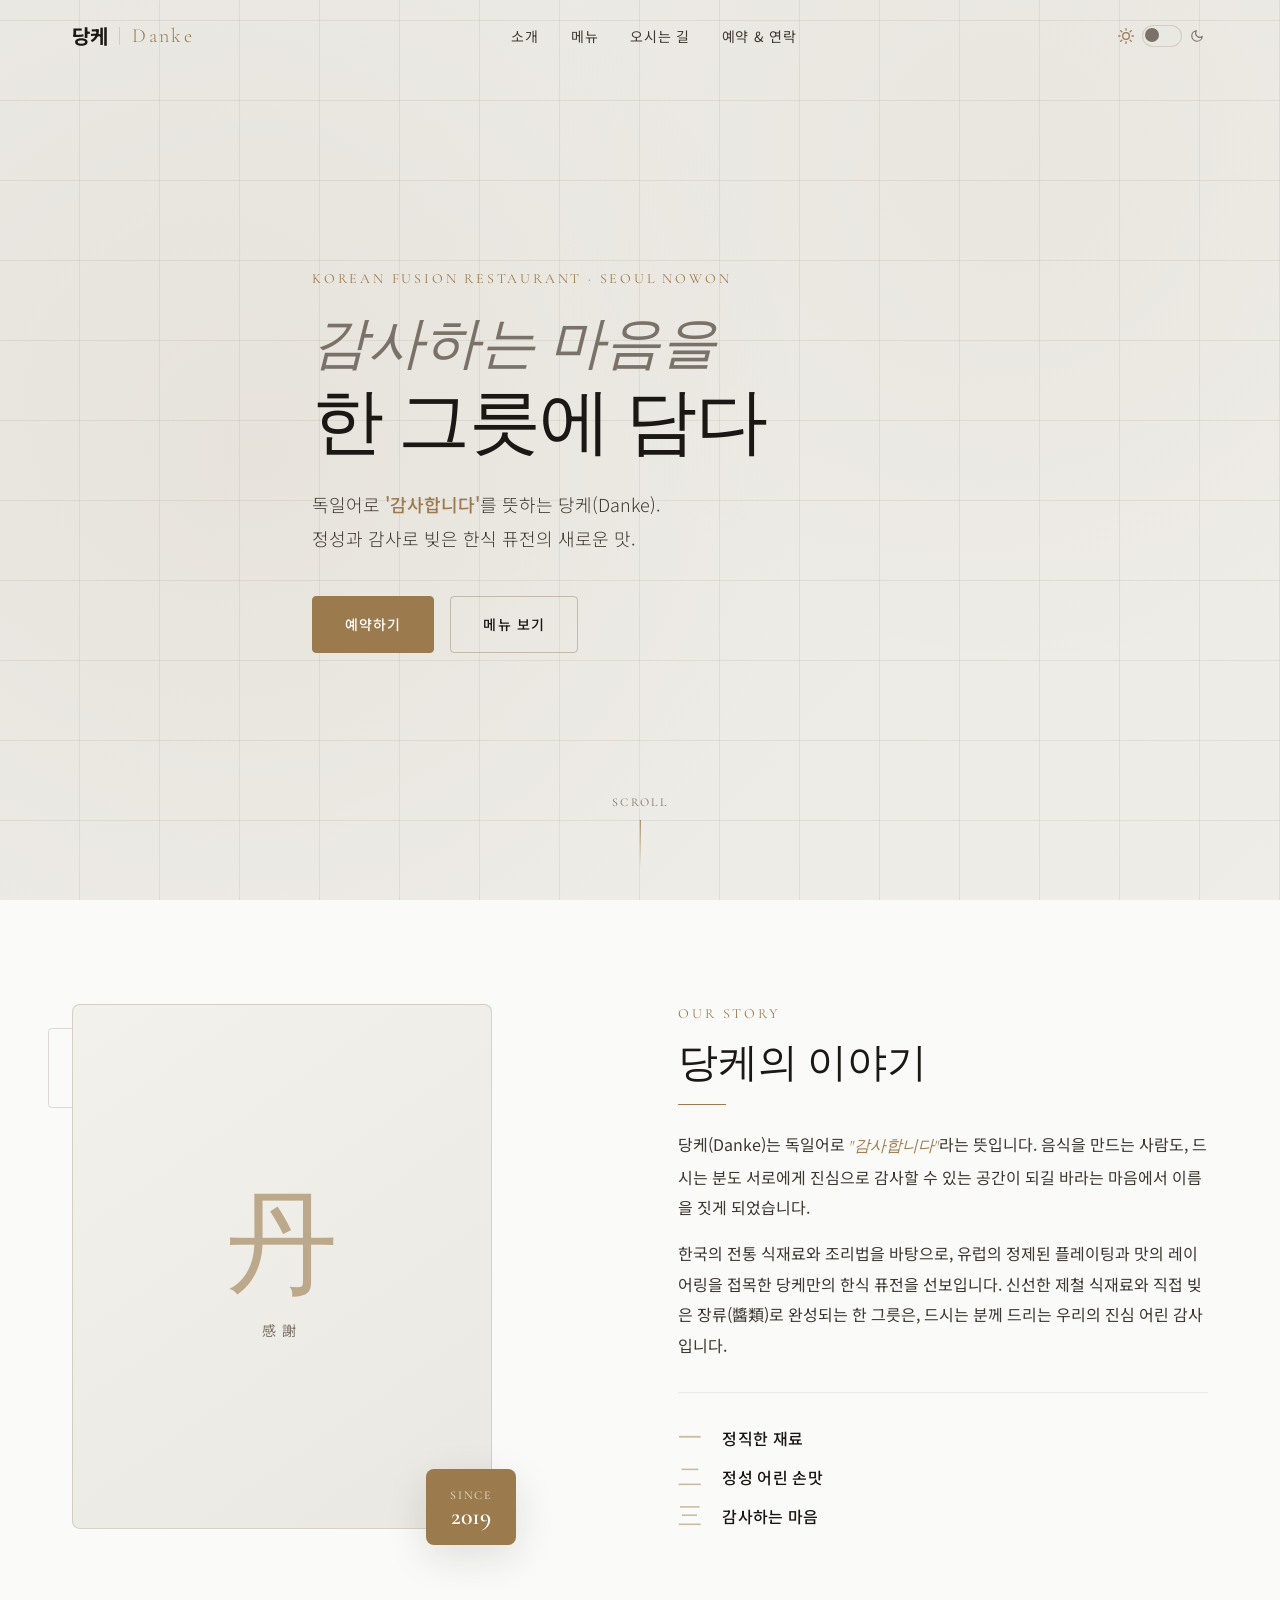
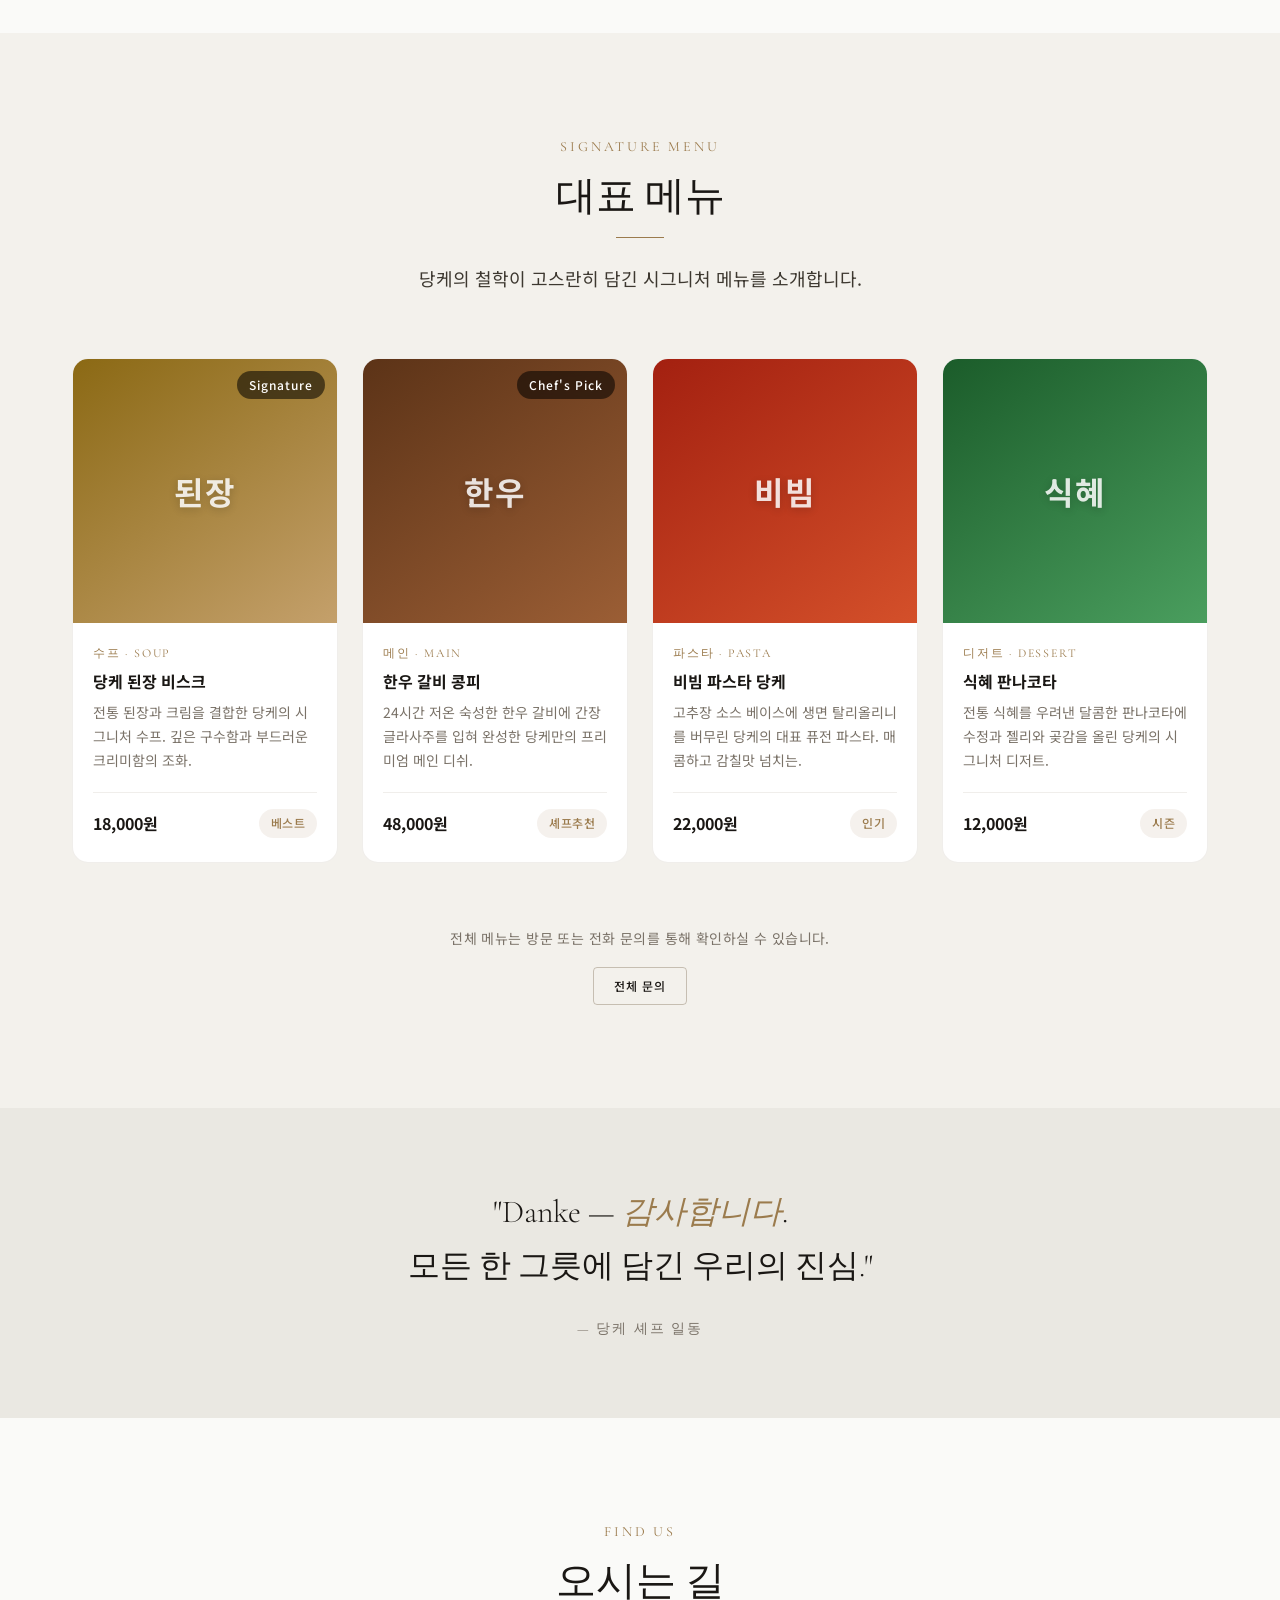
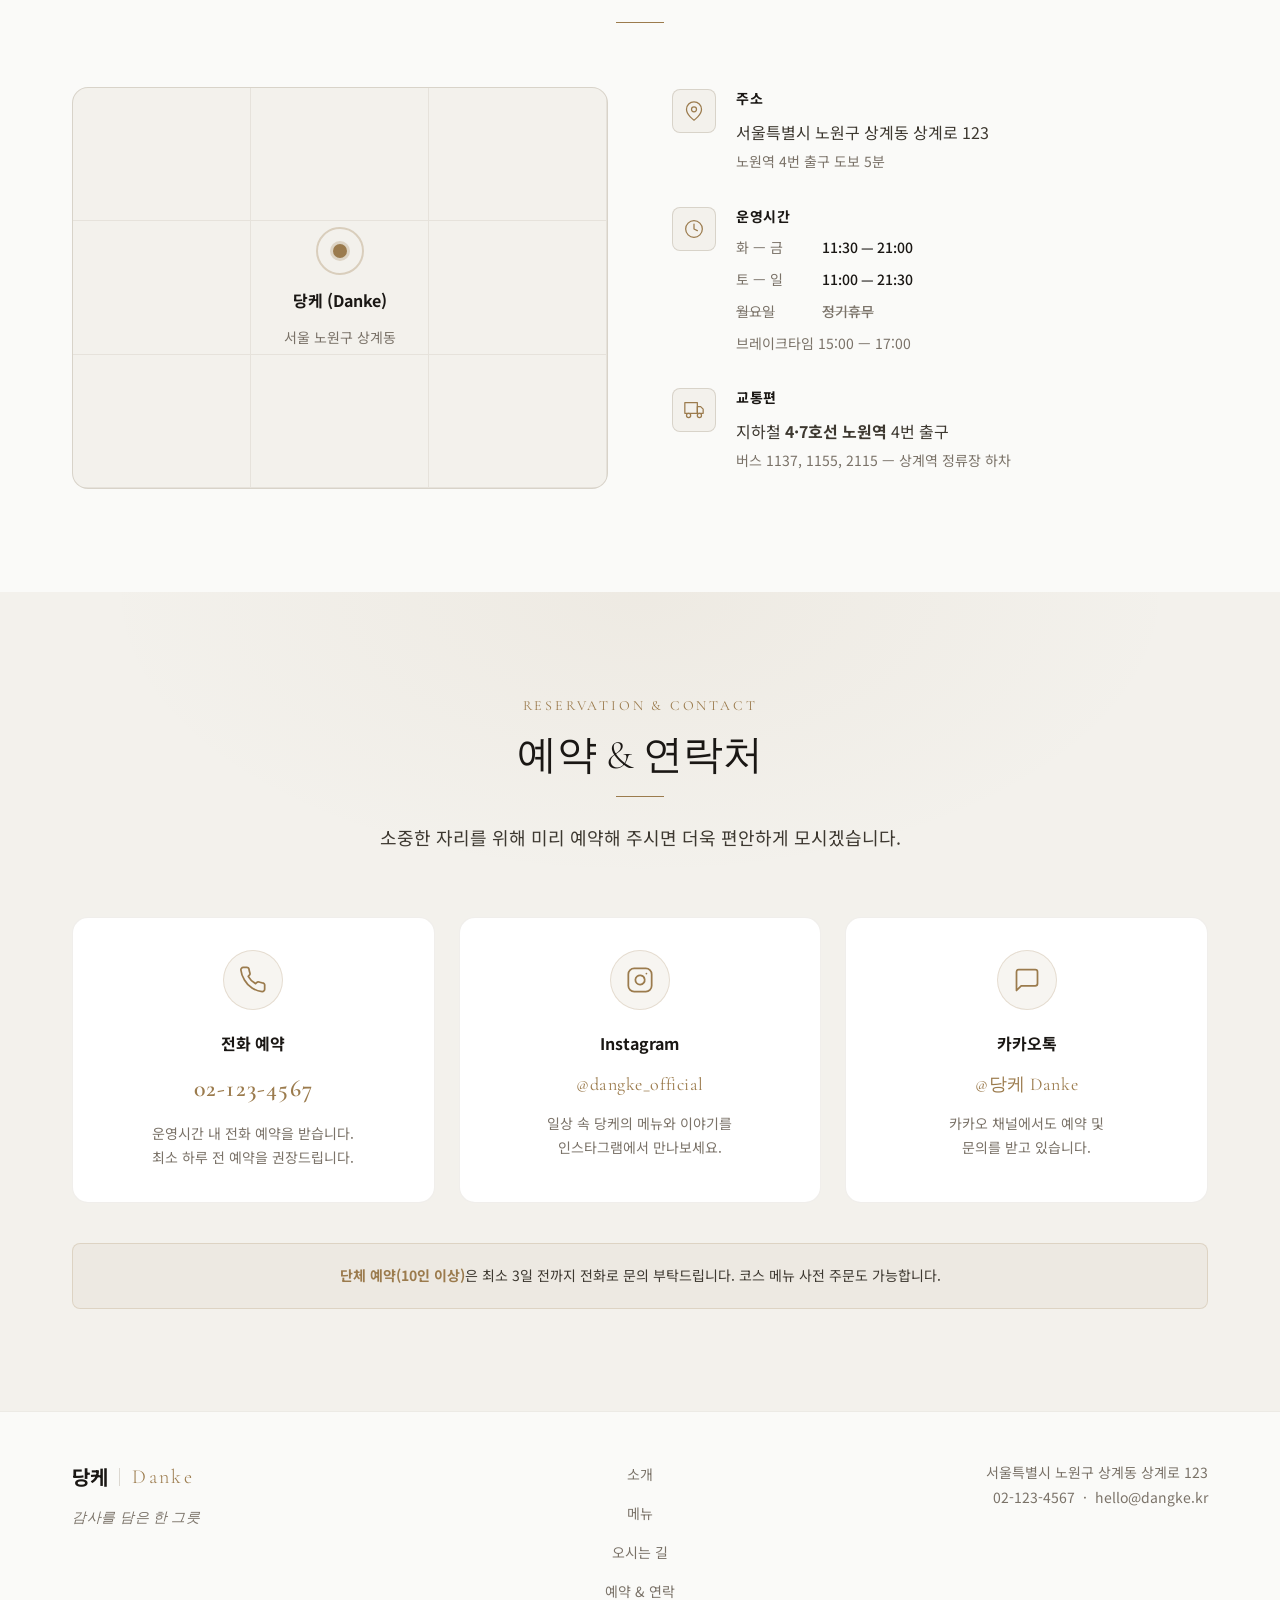
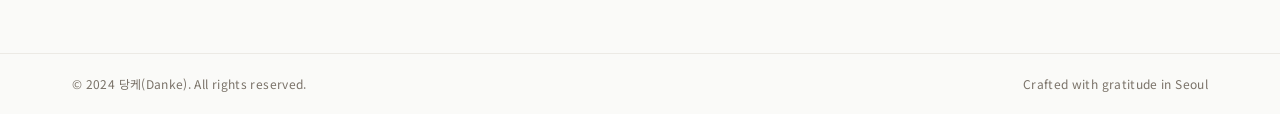
<file: index.html>
<!DOCTYPE html>
<html lang="ko" data-theme="light">
<head>
  <meta charset="UTF-8" />
  <meta name="viewport" content="width=device-width, initial-scale=1.0" />
  <meta name="description" content="당케(Danke) - 상계동의 한식 퓨전 레스토랑. 독일어로 감사합니다를 뜻하는 당케, 정성과 감사로 빚은 한식의 새로운 맛." />
  <meta name="keywords" content="당케, Danke, 상계동 맛집, 한식 퓨전, 레스토랑, 노원구 맛집" />
  <meta property="og:title" content="당케(Danke) — 감사를 담은 한 그릇" />
  <meta property="og:description" content="상계동에서 만나는 한식 퓨전 레스토랑 당케. 정직한 재료와 정성 어린 손맛." />
  <meta property="og:type" content="restaurant" />
  <title>당케(Danke) — 감사를 담은 한 그릇</title>

  <!-- Google Fonts: Noto Sans KR + Cormorant Garamond + EB Garamond -->
  <link rel="preconnect" href="https://fonts.googleapis.com" />
  <link rel="preconnect" href="https://fonts.gstatic.com" crossorigin />
  <link
    href="https://fonts.googleapis.com/css2?family=Noto+Sans+KR:wght@300;400;500;700&family=Cormorant+Garamond:ital,wght@0,300;0,400;0,600;1,300;1,400&family=EB+Garamond:ital,wght@0,400;0,500;1,400&display=swap"
    rel="stylesheet"
  />

  <link rel="stylesheet" href="style.css" />
</head>
<body>

  <!-- ============================================================
       SKIP LINK (Accessibility)
  ============================================================ -->
  <a href="#main-content" class="skip-link">본문으로 바로가기</a>

  <!-- ============================================================
       HEADER / NAVIGATION
  ============================================================ -->
  <header class="site-header" id="site-header">
    <div class="container header-inner">

      <!-- Logo -->
      <a href="#hero" class="logo" aria-label="당케 홈으로 이동">
        <span class="logo-kr">당케</span>
        <span class="logo-divider" aria-hidden="true"></span>
        <span class="logo-en">Danke</span>
      </a>

      <!-- Desktop Navigation -->
      <nav class="nav-desktop" aria-label="주요 메뉴">
        <ul class="nav-list" role="list">
          <li><a href="#about"    class="nav-link">소개</a></li>
          <li><a href="#menu"     class="nav-link">메뉴</a></li>
          <li><a href="#location" class="nav-link">오시는 길</a></li>
          <li><a href="#contact"  class="nav-link">예약 &amp; 연락</a></li>
        </ul>
      </nav>

      <!-- Header Right Controls -->
      <div class="header-controls">

        <!-- Theme Toggle -->
        <button
          class="theme-toggle"
          id="theme-toggle"
          aria-label="다크/라이트 모드 전환"
          title="모드 전환"
          type="button"
        >
          <span class="theme-icon theme-icon--light" aria-hidden="true">
            <!-- Sun SVG -->
            <svg width="16" height="16" viewBox="0 0 24 24" fill="none"
                 stroke="currentColor" stroke-width="2"
                 stroke-linecap="round" stroke-linejoin="round">
              <circle cx="12" cy="12" r="5"></circle>
              <line x1="12" y1="1" x2="12" y2="3"></line>
              <line x1="12" y1="21" x2="12" y2="23"></line>
              <line x1="4.22" y1="4.22" x2="5.64" y2="5.64"></line>
              <line x1="18.36" y1="18.36" x2="19.78" y2="19.78"></line>
              <line x1="1" y1="12" x2="3" y2="12"></line>
              <line x1="21" y1="12" x2="23" y2="12"></line>
              <line x1="4.22" y1="19.78" x2="5.64" y2="18.36"></line>
              <line x1="18.36" y1="5.64" x2="19.78" y2="4.22"></line>
            </svg>
          </span>
          <span class="theme-toggle-track" aria-hidden="true">
            <span class="theme-toggle-thumb"></span>
          </span>
          <span class="theme-icon theme-icon--dark" aria-hidden="true">
            <!-- Moon SVG -->
            <svg width="14" height="14" viewBox="0 0 24 24" fill="none"
                 stroke="currentColor" stroke-width="2"
                 stroke-linecap="round" stroke-linejoin="round">
              <path d="M21 12.79A9 9 0 1 1 11.21 3 7 7 0 0 0 21 12.79z"></path>
            </svg>
          </span>
        </button>

        <!-- Mobile Hamburger -->
        <button
          class="hamburger"
          id="hamburger"
          aria-label="모바일 메뉴 열기"
          aria-expanded="false"
          aria-controls="nav-mobile"
          type="button"
        >
          <span class="hamburger-line"></span>
          <span class="hamburger-line"></span>
          <span class="hamburger-line"></span>
        </button>
      </div>
    </div>

    <!-- Mobile Navigation Drawer -->
    <nav
      class="nav-mobile"
      id="nav-mobile"
      aria-label="모바일 메뉴"
      aria-hidden="true"
    >
      <ul class="nav-mobile-list" role="list">
        <li><a href="#about"    class="nav-mobile-link">소개</a></li>
        <li><a href="#menu"     class="nav-mobile-link">메뉴</a></li>
        <li><a href="#location" class="nav-mobile-link">오시는 길</a></li>
        <li><a href="#contact"  class="nav-mobile-link">예약 &amp; 연락</a></li>
      </ul>
    </nav>
  </header>

  <main id="main-content">

    <!-- ============================================================
         HERO SECTION
    ============================================================ -->
    <section class="hero" id="hero" aria-label="히어로">
      <!-- 배경 장식 -->
      <div class="hero-bg" aria-hidden="true">
        <div class="hero-bg-pattern"></div>
        <div class="hero-bg-overlay"></div>
      </div>

      <div class="container hero-content">
        <p class="hero-eyebrow reveal">Korean Fusion Restaurant · Seoul Nowon</p>

        <h1 class="hero-title reveal">
          <em class="hero-title-em">감사하는 마음을</em>
          <span class="hero-title-main">한 그릇에 담다</span>
        </h1>

        <p class="hero-subtitle reveal">
          독일어로 <strong>'감사합니다'</strong>를 뜻하는 당케(Danke).<br />
          정성과 감사로 빚은 한식 퓨전의 새로운 맛.
        </p>

        <div class="hero-actions reveal">
          <a href="#contact" class="btn btn-primary">예약하기</a>
          <a href="#menu"    class="btn btn-ghost">메뉴 보기</a>
        </div>
      </div>

      <!-- 스크롤 힌트 -->
      <div class="scroll-indicator" aria-hidden="true">
        <span class="scroll-text">Scroll</span>
        <span class="scroll-bar"></span>
      </div>
    </section>

    <!-- ============================================================
         ABOUT SECTION
    ============================================================ -->
    <section class="section about" id="about" aria-labelledby="about-heading">
      <div class="container">
        <div class="about-grid">

          <!-- Visual Side -->
          <div class="about-visual reveal">
            <div class="about-frame">
              <div class="about-img-placeholder" aria-hidden="true">
                <span class="about-img-char">丹</span>
                <span class="about-img-sub">感謝</span>
              </div>
              <div class="about-badge">
                <span class="badge-since">Since</span>
                <span class="badge-year">2019</span>
              </div>
            </div>
            <!-- 장식 사각형 -->
            <div class="about-deco-rect" aria-hidden="true"></div>
          </div>

          <!-- Text Side -->
          <div class="about-text">
            <p class="section-eyebrow reveal">Our Story</p>
            <h2 class="section-title reveal" id="about-heading">당케의 이야기</h2>
            <div class="section-rule reveal" aria-hidden="true"></div>

            <p class="about-desc reveal">
              당케(Danke)는 독일어로 <em>"감사합니다"</em>라는 뜻입니다.
              음식을 만드는 사람도, 드시는 분도 서로에게 진심으로 감사할 수 있는
              공간이 되길 바라는 마음에서 이름을 짓게 되었습니다.
            </p>
            <p class="about-desc reveal">
              한국의 전통 식재료와 조리법을 바탕으로, 유럽의 정제된 플레이팅과
              맛의 레이어링을 접목한 당케만의 한식 퓨전을 선보입니다.
              신선한 제철 식재료와 직접 빚은 장류(醬類)로 완성되는 한 그릇은,
              드시는 분께 드리는 우리의 진심 어린 감사입니다.
            </p>

            <ul class="about-values reveal" role="list">
              <li class="value-item">
                <span class="value-num" aria-hidden="true">一</span>
                <span class="value-text">정직한 재료</span>
              </li>
              <li class="value-item">
                <span class="value-num" aria-hidden="true">二</span>
                <span class="value-text">정성 어린 손맛</span>
              </li>
              <li class="value-item">
                <span class="value-num" aria-hidden="true">三</span>
                <span class="value-text">감사하는 마음</span>
              </li>
            </ul>
          </div>

        </div>
      </div>
    </section>

    <!-- ============================================================
         MENU HIGHLIGHT SECTION
    ============================================================ -->
    <section class="section menu-section" id="menu" aria-labelledby="menu-heading">
      <div class="container">

        <div class="section-header reveal">
          <p class="section-eyebrow">Signature Menu</p>
          <h2 class="section-title" id="menu-heading">대표 메뉴</h2>
          <div class="section-rule" aria-hidden="true"></div>
          <p class="section-desc">
            당케의 철학이 고스란히 담긴 시그니처 메뉴를 소개합니다.
          </p>
        </div>

        <div class="menu-grid">

          <!-- Card 1: 된장 비스크 -->
          <article class="menu-card reveal" data-delay="0">
            <div class="menu-card-top">
              <div class="menu-card-img menu-img-1" aria-hidden="true">
                <span class="menu-char">된장</span>
              </div>
              <span class="menu-badge">Signature</span>
            </div>
            <div class="menu-card-body">
              <p class="menu-category">수프 · Soup</p>
              <h3 class="menu-name">당케 된장 비스크</h3>
              <p class="menu-desc">
                전통 된장과 크림을 결합한 당케의 시그니처 수프.
                깊은 구수함과 부드러운 크리미함의 조화.
              </p>
              <div class="menu-footer">
                <span class="menu-price">18,000원</span>
                <span class="menu-tag">베스트</span>
              </div>
            </div>
          </article>

          <!-- Card 2: 한우 갈비 콩피 -->
          <article class="menu-card reveal" data-delay="100">
            <div class="menu-card-top">
              <div class="menu-card-img menu-img-2" aria-hidden="true">
                <span class="menu-char">한우</span>
              </div>
              <span class="menu-badge">Chef's Pick</span>
            </div>
            <div class="menu-card-body">
              <p class="menu-category">메인 · Main</p>
              <h3 class="menu-name">한우 갈비 콩피</h3>
              <p class="menu-desc">
                24시간 저온 숙성한 한우 갈비에 간장 글라사주를 입혀
                완성한 당케만의 프리미엄 메인 디쉬.
              </p>
              <div class="menu-footer">
                <span class="menu-price">48,000원</span>
                <span class="menu-tag">셰프추천</span>
              </div>
            </div>
          </article>

          <!-- Card 3: 비빔 파스타 -->
          <article class="menu-card reveal" data-delay="200">
            <div class="menu-card-top">
              <div class="menu-card-img menu-img-3" aria-hidden="true">
                <span class="menu-char">비빔</span>
              </div>
            </div>
            <div class="menu-card-body">
              <p class="menu-category">파스타 · Pasta</p>
              <h3 class="menu-name">비빔 파스타 당케</h3>
              <p class="menu-desc">
                고추장 소스 베이스에 생면 탈리올리니를 버무린
                당케의 대표 퓨전 파스타. 매콤하고 감칠맛 넘치는.
              </p>
              <div class="menu-footer">
                <span class="menu-price">22,000원</span>
                <span class="menu-tag">인기</span>
              </div>
            </div>
          </article>

          <!-- Card 4: 식혜 판나코타 -->
          <article class="menu-card reveal" data-delay="300">
            <div class="menu-card-top">
              <div class="menu-card-img menu-img-4" aria-hidden="true">
                <span class="menu-char">식혜</span>
              </div>
            </div>
            <div class="menu-card-body">
              <p class="menu-category">디저트 · Dessert</p>
              <h3 class="menu-name">식혜 판나코타</h3>
              <p class="menu-desc">
                전통 식혜를 우려낸 달콤한 판나코타에
                수정과 젤리와 곶감을 올린 당케의 시그니처 디저트.
              </p>
              <div class="menu-footer">
                <span class="menu-price">12,000원</span>
                <span class="menu-tag">시즌</span>
              </div>
            </div>
          </article>

        </div>

        <div class="menu-note reveal">
          <p>전체 메뉴는 방문 또는 전화 문의를 통해 확인하실 수 있습니다.</p>
          <a href="#contact" class="btn btn-ghost btn-sm">전체 문의</a>
        </div>

      </div>
    </section>

    <!-- ============================================================
         QUOTE / DIVIDER SECTION
    ============================================================ -->
    <section class="quote-section" aria-label="인용구">
      <div class="container">
        <blockquote class="site-quote reveal">
          <p class="quote-text">
            "Danke &mdash; <em>감사합니다</em>.<br />
            모든 한 그릇에 담긴 우리의 진심."
          </p>
          <footer class="quote-author">— 당케 셰프 일동</footer>
        </blockquote>
      </div>
    </section>

    <!-- ============================================================
         LOCATION SECTION
    ============================================================ -->
    <section class="section location" id="location" aria-labelledby="location-heading">
      <div class="container">

        <div class="section-header reveal">
          <p class="section-eyebrow">Find Us</p>
          <h2 class="section-title" id="location-heading">오시는 길</h2>
          <div class="section-rule" aria-hidden="true"></div>
        </div>

        <div class="location-grid">

          <!-- Map Placeholder -->
          <div class="location-map reveal" aria-label="레스토랑 지도 위치">
            <div class="map-box">
              <div class="map-pin-wrap" aria-hidden="true">
                <span class="map-pin-dot"></span>
                <span class="map-pin-ring"></span>
              </div>
              <p class="map-name">당케 (Danke)</p>
              <p class="map-address">서울 노원구 상계동</p>
              <div class="map-grid-lines" aria-hidden="true">
                <span></span><span></span><span></span>
                <span></span><span></span><span></span>
                <span></span><span></span><span></span>
              </div>
            </div>
          </div>

          <!-- Info Blocks -->
          <div class="location-info">

            <div class="info-block reveal">
              <div class="info-icon" aria-hidden="true">
                <!-- Location pin -->
                <svg width="20" height="20" viewBox="0 0 24 24" fill="none"
                     stroke="currentColor" stroke-width="1.5"
                     stroke-linecap="round" stroke-linejoin="round">
                  <path d="M21 10c0 7-9 13-9 13s-9-6-9-13a9 9 0 0 1 18 0z"></path>
                  <circle cx="12" cy="10" r="3"></circle>
                </svg>
              </div>
              <div class="info-body">
                <h3 class="info-title">주소</h3>
                <p class="info-text">서울특별시 노원구 상계동 상계로 123</p>
                <p class="info-sub">노원역 4번 출구 도보 5분</p>
              </div>
            </div>

            <div class="info-block reveal">
              <div class="info-icon" aria-hidden="true">
                <!-- Clock -->
                <svg width="20" height="20" viewBox="0 0 24 24" fill="none"
                     stroke="currentColor" stroke-width="1.5"
                     stroke-linecap="round" stroke-linejoin="round">
                  <circle cx="12" cy="12" r="10"></circle>
                  <polyline points="12 6 12 12 16 14"></polyline>
                </svg>
              </div>
              <div class="info-body">
                <h3 class="info-title">운영시간</h3>
                <dl class="hours-list">
                  <div class="hours-row">
                    <dt class="hours-day">화 — 금</dt>
                    <dd class="hours-time">11:30 — 21:00</dd>
                  </div>
                  <div class="hours-row">
                    <dt class="hours-day">토 — 일</dt>
                    <dd class="hours-time">11:00 — 21:30</dd>
                  </div>
                  <div class="hours-row hours-closed">
                    <dt class="hours-day">월요일</dt>
                    <dd class="hours-time">정기휴무</dd>
                  </div>
                </dl>
                <p class="info-sub">브레이크타임 15:00 — 17:00</p>
              </div>
            </div>

            <div class="info-block reveal">
              <div class="info-icon" aria-hidden="true">
                <!-- Bus/Transit -->
                <svg width="20" height="20" viewBox="0 0 24 24" fill="none"
                     stroke="currentColor" stroke-width="1.5"
                     stroke-linecap="round" stroke-linejoin="round">
                  <rect x="1" y="3" width="15" height="13"></rect>
                  <polygon points="16 8 20 8 23 11 23 16 16 16 16 8"></polygon>
                  <circle cx="5.5" cy="18.5" r="2.5"></circle>
                  <circle cx="18.5" cy="18.5" r="2.5"></circle>
                </svg>
              </div>
              <div class="info-body">
                <h3 class="info-title">교통편</h3>
                <p class="info-text">
                  지하철 <strong>4·7호선 노원역</strong> 4번 출구
                </p>
                <p class="info-sub">버스 1137, 1155, 2115 — 상계역 정류장 하차</p>
              </div>
            </div>

          </div>
        </div>
      </div>
    </section>

    <!-- ============================================================
         CONTACT / RESERVATION SECTION
    ============================================================ -->
    <section class="section contact" id="contact" aria-labelledby="contact-heading">
      <div class="contact-bg" aria-hidden="true"></div>
      <div class="container contact-inner">

        <div class="section-header reveal">
          <p class="section-eyebrow">Reservation &amp; Contact</p>
          <h2 class="section-title" id="contact-heading">예약 &amp; 연락처</h2>
          <div class="section-rule" aria-hidden="true"></div>
          <p class="section-desc">
            소중한 자리를 위해 미리 예약해 주시면 더욱 편안하게 모시겠습니다.
          </p>
        </div>

        <div class="contact-grid">

          <!-- 전화 예약 -->
          <div class="contact-card reveal" data-delay="0">
            <div class="contact-icon" aria-hidden="true">
              <svg width="28" height="28" viewBox="0 0 24 24" fill="none"
                   stroke="currentColor" stroke-width="1.5"
                   stroke-linecap="round" stroke-linejoin="round">
                <path d="M22 16.92v3a2 2 0 0 1-2.18 2 19.79 19.79 0 0 1-8.63-3.07A19.5 19.5 0 0 1 4.69 12 19.79 19.79 0 0 1 1.61 3.44 2 2 0 0 1 3.6 1.27h3a2 2 0 0 1 2 1.72 12.84 12.84 0 0 0 .7 2.81 2 2 0 0 1-.45 2.11L7.91 8.83a16 16 0 0 0 6.29 6.29l.91-.91a2 2 0 0 1 2.11-.45 12.84 12.84 0 0 0 2.81.7A2 2 0 0 1 22 16.92z"></path>
              </svg>
            </div>
            <h3 class="contact-card-title">전화 예약</h3>
            <a href="tel:02-123-4567" class="contact-phone">02-123-4567</a>
            <p class="contact-card-desc">
              운영시간 내 전화 예약을 받습니다.<br />
              최소 하루 전 예약을 권장드립니다.
            </p>
          </div>

          <!-- Instagram -->
          <div class="contact-card reveal" data-delay="100">
            <div class="contact-icon" aria-hidden="true">
              <svg width="28" height="28" viewBox="0 0 24 24" fill="none"
                   stroke="currentColor" stroke-width="1.5"
                   stroke-linecap="round" stroke-linejoin="round">
                <rect x="2" y="2" width="20" height="20" rx="5" ry="5"></rect>
                <path d="M16 11.37A4 4 0 1 1 12.63 8 4 4 0 0 1 16 11.37z"></path>
                <line x1="17.5" y1="6.5" x2="17.51" y2="6.5"></line>
              </svg>
            </div>
            <h3 class="contact-card-title">Instagram</h3>
            <a
              href="https://instagram.com/dangke_official"
              class="contact-sns"
              target="_blank"
              rel="noopener noreferrer"
            >@dangke_official</a>
            <p class="contact-card-desc">
              일상 속 당케의 메뉴와 이야기를<br />
              인스타그램에서 만나보세요.
            </p>
          </div>

          <!-- KakaoTalk -->
          <div class="contact-card reveal" data-delay="200">
            <div class="contact-icon" aria-hidden="true">
              <svg width="28" height="28" viewBox="0 0 24 24" fill="none"
                   stroke="currentColor" stroke-width="1.5"
                   stroke-linecap="round" stroke-linejoin="round">
                <path d="M21 15a2 2 0 0 1-2 2H7l-4 4V5a2 2 0 0 1 2-2h14a2 2 0 0 1 2 2z"></path>
              </svg>
            </div>
            <h3 class="contact-card-title">카카오톡</h3>
            <a
              href="https://pf.kakao.com/dangke"
              class="contact-sns"
              target="_blank"
              rel="noopener noreferrer"
            >@당케 Danke</a>
            <p class="contact-card-desc">
              카카오 채널에서도 예약 및<br />
              문의를 받고 있습니다.
            </p>
          </div>

        </div>

        <aside class="reservation-note reveal" aria-label="단체 예약 안내">
          <p>
            <strong>단체 예약(10인 이상)</strong>은 최소 3일 전까지 전화로 문의 부탁드립니다.
            코스 메뉴 사전 주문도 가능합니다.
          </p>
        </aside>

      </div>
    </section>

  </main>

  <!-- ============================================================
       FOOTER
  ============================================================ -->
  <footer class="site-footer" role="contentinfo">
    <div class="container footer-inner">

      <div class="footer-brand">
        <a href="#hero" class="footer-logo" aria-label="당케 상단으로">
          <span class="logo-kr">당케</span>
          <span class="logo-divider" aria-hidden="true"></span>
          <span class="logo-en">Danke</span>
        </a>
        <p class="footer-tagline">감사를 담은 한 그릇</p>
      </div>

      <nav class="footer-nav" aria-label="푸터 메뉴">
        <ul class="footer-nav-list" role="list">
          <li><a href="#about">소개</a></li>
          <li><a href="#menu">메뉴</a></li>
          <li><a href="#location">오시는 길</a></li>
          <li><a href="#contact">예약 &amp; 연락</a></li>
        </ul>
      </nav>

      <div class="footer-contact">
        <address>
          <p>서울특별시 노원구 상계동 상계로 123</p>
          <p>
            <a href="tel:02-123-4567">02-123-4567</a>
            &nbsp;&middot;&nbsp;
            <a href="mailto:hello@dangke.kr">hello@dangke.kr</a>
          </p>
        </address>
      </div>

    </div>

    <div class="footer-bottom">
      <div class="container footer-bottom-inner">
        <p class="footer-copy">&copy; 2024 당케(Danke). All rights reserved.</p>
        <p class="footer-credit">Crafted with gratitude in Seoul</p>
      </div>
    </div>
  </footer>

  <!-- Back to Top -->
  <button class="back-to-top" id="back-to-top" aria-label="맨 위로 이동" type="button">
    <svg width="18" height="18" viewBox="0 0 24 24" fill="none"
         stroke="currentColor" stroke-width="2"
         stroke-linecap="round" stroke-linejoin="round">
      <polyline points="18 15 12 9 6 15"></polyline>
    </svg>
  </button>

  <script src="script.js"></script>
</body>
</html>
</file>
<file: style.css>
/* =============================================================
   당케(Danke) — style.css
   CSS Custom Properties 기반 라이트/다크 테마 + 반응형 디자인
   ============================================================= */

/* ─────────────────────────────────────────────
   1. DESIGN TOKENS & THEME VARIABLES
───────────────────────────────────────────── */
:root {
  /* --- Accent Color (Brand) --- */
  --accent:          #9B7B4D;   /* 황토빛 골드 (한국 전통 느낌) */
  --accent-light:    #C4A06B;
  --accent-dark:     #7A5F38;

  /* --- Typography --- */
  --font-sans:    'Noto Sans KR', sans-serif;
  --font-serif-en: 'Cormorant Garamond', 'EB Garamond', Georgia, serif;

  --text-xs:   0.75rem;    /* 12px */
  --text-sm:   0.875rem;   /* 14px */
  --text-base: 1rem;       /* 16px */
  --text-md:   1.125rem;   /* 18px */
  --text-lg:   1.25rem;    /* 20px */
  --text-xl:   1.5rem;     /* 24px */
  --text-2xl:  2rem;       /* 32px */
  --text-3xl:  2.5rem;     /* 40px */
  --text-4xl:  3.5rem;     /* 56px */
  --text-5xl:  4.5rem;     /* 72px */

  /* --- Spacing --- */
  --sp-1:  0.25rem;
  --sp-2:  0.5rem;
  --sp-3:  0.75rem;
  --sp-4:  1rem;
  --sp-5:  1.25rem;
  --sp-6:  1.5rem;
  --sp-8:  2rem;
  --sp-10: 2.5rem;
  --sp-12: 3rem;
  --sp-16: 4rem;
  --sp-20: 5rem;
  --sp-24: 6rem;
  --sp-32: 8rem;

  /* --- Layout --- */
  --container-max: 1200px;
  --container-pad: clamp(1rem, 5vw, 2rem);

  /* --- Motion --- */
  --transition-fast:   150ms ease;
  --transition-base:   300ms ease;
  --transition-slow:   600ms cubic-bezier(0.25, 0.46, 0.45, 0.94);
  --transition-spring: 500ms cubic-bezier(0.34, 1.56, 0.64, 1);

  /* --- Border Radius --- */
  --radius-sm:  4px;
  --radius-md:  8px;
  --radius-lg:  16px;
  --radius-xl:  24px;
  --radius-pill: 999px;
}

/* ── LIGHT THEME ── */
[data-theme="light"] {
  --bg-primary:    #FAFAF8;
  --bg-secondary:  #F3F1EC;
  --bg-tertiary:   #EAE8E2;
  --bg-card:       #FFFFFF;
  --bg-overlay:    rgba(255, 255, 255, 0.92);

  --text-primary:  #1A1714;
  --text-secondary:#3D3830;
  --text-muted:    #7A7268;
  --text-inverse:  #FAFAF8;

  --border-light:  rgba(154, 140, 120, 0.15);
  --border-mid:    rgba(154, 140, 120, 0.3);
  --border-strong: rgba(154, 140, 120, 0.5);

  --shadow-sm:  0 1px 3px rgba(26, 23, 20, 0.06);
  --shadow-md:  0 4px 16px rgba(26, 23, 20, 0.08);
  --shadow-lg:  0 12px 40px rgba(26, 23, 20, 0.12);
  --shadow-xl:  0 24px 64px rgba(26, 23, 20, 0.16);

  --header-bg:  rgba(250, 250, 248, 0.92);
  --hero-overlay: linear-gradient(
    135deg,
    rgba(26, 23, 20, 0.04) 0%,
    rgba(26, 23, 20, 0.02) 100%
  );

  color-scheme: light;
}

/* ── DARK THEME ── */
[data-theme="dark"] {
  --bg-primary:    #0E0D0B;
  --bg-secondary:  #161410;
  --bg-tertiary:   #1E1B16;
  --bg-card:       #1C1A16;
  --bg-overlay:    rgba(14, 13, 11, 0.92);

  --text-primary:  #F0EDE8;
  --text-secondary:#C4BDB4;
  --text-muted:    #7A7268;
  --text-inverse:  #0E0D0B;

  --border-light:  rgba(240, 237, 232, 0.06);
  --border-mid:    rgba(240, 237, 232, 0.12);
  --border-strong: rgba(240, 237, 232, 0.2);

  --shadow-sm:  0 1px 3px rgba(0, 0, 0, 0.3);
  --shadow-md:  0 4px 16px rgba(0, 0, 0, 0.4);
  --shadow-lg:  0 12px 40px rgba(0, 0, 0, 0.5);
  --shadow-xl:  0 24px 64px rgba(0, 0, 0, 0.6);

  --header-bg:  rgba(14, 13, 11, 0.92);
  --hero-overlay: linear-gradient(
    135deg,
    rgba(155, 123, 77, 0.08) 0%,
    rgba(14, 13, 11, 0.4) 100%
  );

  color-scheme: dark;
}

/* ─────────────────────────────────────────────
   2. RESET & BASE
───────────────────────────────────────────── */
*, *::before, *::after {
  box-sizing: border-box;
  margin: 0;
  padding: 0;
}

html {
  font-size: 16px;
  scroll-behavior: smooth;
  -webkit-text-size-adjust: 100%;
}

body {
  font-family: var(--font-sans);
  font-size: var(--text-base);
  font-weight: 400;
  line-height: 1.7;
  color: var(--text-primary);
  background-color: var(--bg-primary);
  transition:
    background-color var(--transition-slow),
    color var(--transition-slow);
  overflow-x: hidden;
}

/* Skip Link */
.skip-link {
  position: absolute;
  top: -100%;
  left: var(--sp-4);
  padding: var(--sp-2) var(--sp-4);
  background: var(--accent);
  color: var(--text-inverse);
  font-size: var(--text-sm);
  font-weight: 500;
  border-radius: var(--radius-sm);
  z-index: 9999;
  text-decoration: none;
  transition: top var(--transition-fast);
}
.skip-link:focus {
  top: var(--sp-4);
}

img { display: block; max-width: 100%; height: auto; }

a {
  color: inherit;
  text-decoration: none;
  transition: color var(--transition-base), opacity var(--transition-base);
}

ul, ol { list-style: none; }

button {
  cursor: pointer;
  border: none;
  background: none;
  font-family: inherit;
}

address { font-style: normal; }

em { font-style: italic; }
strong { font-weight: 700; }

/* ─────────────────────────────────────────────
   3. LAYOUT UTILITIES
───────────────────────────────────────────── */
.container {
  width: 100%;
  max-width: var(--container-max);
  margin-inline: auto;
  padding-inline: var(--container-pad);
}

.section {
  padding-block: clamp(var(--sp-16), 8vw, var(--sp-32));
}

/* ─────────────────────────────────────────────
   4. TYPOGRAPHY HELPERS
───────────────────────────────────────────── */
.section-eyebrow {
  display: block;
  font-family: var(--font-serif-en);
  font-size: var(--text-sm);
  font-weight: 400;
  letter-spacing: 0.2em;
  text-transform: uppercase;
  color: var(--accent);
  margin-bottom: var(--sp-3);
}

.section-title {
  font-family: var(--font-serif-en);
  font-size: clamp(var(--text-2xl), 4vw, var(--text-3xl));
  font-weight: 300;
  line-height: 1.25;
  color: var(--text-primary);
  margin-bottom: var(--sp-4);
}

.section-rule {
  width: 48px;
  height: 1px;
  background: var(--accent);
  margin-bottom: var(--sp-6);
}

.section-desc {
  font-size: var(--text-md);
  color: var(--text-secondary);
  line-height: 1.8;
  margin-top: var(--sp-4);
}

.section-header {
  text-align: center;
  margin-bottom: clamp(var(--sp-10), 5vw, var(--sp-16));
}

.section-header .section-rule {
  margin-inline: auto;
}

/* ─────────────────────────────────────────────
   5. BUTTONS
───────────────────────────────────────────── */
.btn {
  display: inline-flex;
  align-items: center;
  justify-content: center;
  gap: var(--sp-2);
  padding: var(--sp-4) var(--sp-8);
  font-family: var(--font-sans);
  font-size: var(--text-sm);
  font-weight: 500;
  letter-spacing: 0.08em;
  border-radius: var(--radius-sm);
  transition:
    background-color var(--transition-base),
    color var(--transition-base),
    border-color var(--transition-base),
    transform var(--transition-spring),
    box-shadow var(--transition-base);
  text-decoration: none;
  white-space: nowrap;
}

.btn:hover  { transform: translateY(-2px); }
.btn:active { transform: translateY(0); }

/* Primary */
.btn-primary {
  background-color: var(--accent);
  color: #FFFFFF;
  border: 1.5px solid var(--accent);
}
.btn-primary:hover {
  background-color: var(--accent-dark);
  border-color: var(--accent-dark);
  box-shadow: 0 8px 24px rgba(155, 123, 77, 0.35);
}

/* Ghost (outline) */
.btn-ghost {
  background-color: transparent;
  color: var(--text-primary);
  border: 1.5px solid var(--border-strong);
}
.btn-ghost:hover {
  border-color: var(--accent);
  color: var(--accent);
  box-shadow: 0 4px 16px rgba(155, 123, 77, 0.15);
}

/* Small variant */
.btn-sm {
  padding: var(--sp-2) var(--sp-5);
  font-size: var(--text-xs);
}

/* ─────────────────────────────────────────────
   6. HEADER / NAVIGATION
───────────────────────────────────────────── */
.site-header {
  position: fixed;
  top: 0;
  left: 0;
  right: 0;
  z-index: 1000;
  background: transparent;
  transition:
    background-color var(--transition-slow),
    backdrop-filter var(--transition-slow),
    box-shadow var(--transition-base);
}

.site-header.scrolled {
  background: var(--header-bg);
  backdrop-filter: blur(16px) saturate(160%);
  -webkit-backdrop-filter: blur(16px) saturate(160%);
  box-shadow: 0 1px 0 var(--border-light), var(--shadow-sm);
}

.header-inner {
  display: flex;
  align-items: center;
  justify-content: space-between;
  height: 72px;
  gap: var(--sp-6);
}

/* ── Logo ── */
.logo,
.footer-logo {
  display: flex;
  align-items: center;
  gap: var(--sp-3);
  text-decoration: none;
  flex-shrink: 0;
}

.logo-kr {
  font-family: var(--font-sans);
  font-size: var(--text-lg);
  font-weight: 700;
  letter-spacing: -0.02em;
  color: var(--text-primary);
  transition: color var(--transition-slow);
}

.logo-divider {
  display: block;
  width: 1px;
  height: 18px;
  background: var(--border-mid);
  transition: background var(--transition-slow);
}

.logo-en {
  font-family: var(--font-serif-en);
  font-size: var(--text-lg);
  font-weight: 300;
  letter-spacing: 0.12em;
  color: var(--accent);
  transition: color var(--transition-slow);
}

/* ── Desktop Nav ── */
.nav-desktop {
  flex: 1;
  display: flex;
  justify-content: center;
}

.nav-list {
  display: flex;
  align-items: center;
  gap: var(--sp-8);
}

.nav-link {
  position: relative;
  font-size: var(--text-sm);
  font-weight: 400;
  letter-spacing: 0.05em;
  color: var(--text-secondary);
  text-decoration: none;
  padding-bottom: 2px;
  transition: color var(--transition-base);
}

.nav-link::after {
  content: '';
  position: absolute;
  bottom: -2px;
  left: 0;
  width: 0;
  height: 1px;
  background: var(--accent);
  transition: width var(--transition-base);
}

.nav-link:hover {
  color: var(--text-primary);
}

.nav-link:hover::after,
.nav-link.active::after {
  width: 100%;
}

/* ── Header Controls ── */
.header-controls {
  display: flex;
  align-items: center;
  gap: var(--sp-4);
  flex-shrink: 0;
}

/* ── Theme Toggle ── */
.theme-toggle {
  display: flex;
  align-items: center;
  gap: var(--sp-2);
  padding: var(--sp-1) var(--sp-1);
  border-radius: var(--radius-pill);
  transition: opacity var(--transition-base);
  user-select: none;
}

.theme-toggle:hover { opacity: 0.8; }

.theme-icon {
  display: flex;
  align-items: center;
  color: var(--text-muted);
  transition: color var(--transition-base);
}

.theme-icon--light { color: var(--accent); }

[data-theme="dark"] .theme-icon--light  { color: var(--text-muted); }
[data-theme="dark"] .theme-icon--dark   { color: var(--accent); }

.theme-toggle-track {
  position: relative;
  display: block;
  width: 40px;
  height: 22px;
  background: var(--bg-tertiary);
  border: 1.5px solid var(--border-mid);
  border-radius: var(--radius-pill);
  transition:
    background-color var(--transition-base),
    border-color var(--transition-base);
  flex-shrink: 0;
}

[data-theme="dark"] .theme-toggle-track {
  background: var(--accent-dark);
  border-color: var(--accent);
}

.theme-toggle-thumb {
  position: absolute;
  top: 2px;
  left: 2px;
  width: 14px;
  height: 14px;
  background: var(--text-muted);
  border-radius: 50%;
  transition: transform var(--transition-spring), background-color var(--transition-base);
}

[data-theme="dark"] .theme-toggle-thumb {
  transform: translateX(18px);
  background: #FFFFFF;
}

/* ── Hamburger ── */
.hamburger {
  display: none;
  flex-direction: column;
  justify-content: center;
  align-items: center;
  gap: 5px;
  width: 36px;
  height: 36px;
  padding: var(--sp-1);
}

.hamburger-line {
  display: block;
  width: 22px;
  height: 1.5px;
  background: var(--text-primary);
  border-radius: var(--radius-pill);
  transition: transform var(--transition-base), opacity var(--transition-base);
  transform-origin: center;
}

.hamburger[aria-expanded="true"] .hamburger-line:nth-child(1) {
  transform: translateY(6.5px) rotate(45deg);
}
.hamburger[aria-expanded="true"] .hamburger-line:nth-child(2) {
  opacity: 0;
  transform: scaleX(0);
}
.hamburger[aria-expanded="true"] .hamburger-line:nth-child(3) {
  transform: translateY(-6.5px) rotate(-45deg);
}

/* ── Mobile Nav ── */
.nav-mobile {
  position: absolute;
  top: 72px;
  left: 0;
  right: 0;
  background: var(--bg-overlay);
  backdrop-filter: blur(20px) saturate(160%);
  -webkit-backdrop-filter: blur(20px) saturate(160%);
  border-bottom: 1px solid var(--border-light);
  overflow: hidden;
  max-height: 0;
  transition: max-height var(--transition-slow), opacity var(--transition-base);
  opacity: 0;
}

.nav-mobile.open {
  max-height: 400px;
  opacity: 1;
}

.nav-mobile-list {
  padding: var(--sp-4) var(--container-pad) var(--sp-6);
  display: flex;
  flex-direction: column;
  gap: var(--sp-1);
}

.nav-mobile-link {
  display: block;
  padding: var(--sp-3) var(--sp-2);
  font-size: var(--text-md);
  font-weight: 400;
  color: var(--text-primary);
  border-bottom: 1px solid var(--border-light);
  transition: color var(--transition-base), padding-left var(--transition-base);
}

.nav-mobile-link:hover {
  color: var(--accent);
  padding-left: var(--sp-4);
}

/* ─────────────────────────────────────────────
   7. HERO SECTION
───────────────────────────────────────────── */
.hero {
  position: relative;
  min-height: 100svh;
  display: flex;
  align-items: center;
  overflow: hidden;
  background-color: var(--bg-secondary);
  transition: background-color var(--transition-slow);
}

/* 배경 패턴 */
.hero-bg {
  position: absolute;
  inset: 0;
  z-index: 0;
}

.hero-bg-pattern {
  position: absolute;
  inset: 0;
  background-image:
    radial-gradient(circle at 20% 50%, rgba(155, 123, 77, 0.06) 0%, transparent 50%),
    radial-gradient(circle at 80% 20%, rgba(155, 123, 77, 0.04) 0%, transparent 40%),
    repeating-linear-gradient(
      90deg,
      transparent,
      transparent 79px,
      var(--border-light) 79px,
      var(--border-light) 80px
    ),
    repeating-linear-gradient(
      0deg,
      transparent,
      transparent 79px,
      var(--border-light) 79px,
      var(--border-light) 80px
    );
  transition: background-image var(--transition-slow);
}

.hero-bg-overlay {
  position: absolute;
  inset: 0;
  background: var(--hero-overlay);
}

.hero-content {
  position: relative;
  z-index: 1;
  padding-top: 100px;
  padding-bottom: var(--sp-20);
  display: flex;
  flex-direction: column;
  align-items: flex-start;
  gap: var(--sp-6);
  max-width: 720px;
}

.hero-eyebrow {
  font-family: var(--font-serif-en);
  font-size: var(--text-sm);
  font-weight: 400;
  letter-spacing: 0.2em;
  text-transform: uppercase;
  color: var(--accent);
}

.hero-title {
  display: flex;
  flex-direction: column;
  gap: var(--sp-2);
  font-family: var(--font-serif-en);
  font-weight: 300;
  line-height: 1.1;
  color: var(--text-primary);
}

.hero-title-em {
  font-style: italic;
  font-size: clamp(var(--text-2xl), 5vw, var(--text-4xl));
  color: var(--text-muted);
  font-weight: 300;
}

.hero-title-main {
  font-style: normal;
  font-size: clamp(var(--text-3xl), 7vw, var(--text-5xl));
  color: var(--text-primary);
  font-weight: 300;
  letter-spacing: -0.02em;
}

.hero-subtitle {
  font-family: var(--font-sans);
  font-size: var(--text-md);
  font-weight: 300;
  line-height: 1.9;
  color: var(--text-secondary);
  max-width: 480px;
}

.hero-subtitle strong {
  color: var(--accent);
  font-weight: 500;
}

.hero-actions {
  display: flex;
  gap: var(--sp-4);
  flex-wrap: wrap;
  margin-top: var(--sp-4);
}

/* Scroll Indicator */
.scroll-indicator {
  position: absolute;
  bottom: var(--sp-8);
  left: 50%;
  transform: translateX(-50%);
  z-index: 1;
  display: flex;
  flex-direction: column;
  align-items: center;
  gap: var(--sp-2);
}

.scroll-text {
  font-family: var(--font-serif-en);
  font-size: var(--text-xs);
  letter-spacing: 0.2em;
  text-transform: uppercase;
  color: var(--text-muted);
}

.scroll-bar {
  display: block;
  width: 1px;
  height: 48px;
  background: linear-gradient(to bottom, var(--accent), transparent);
  animation: scrollPulse 2s ease-in-out infinite;
}

@keyframes scrollPulse {
  0%, 100% { opacity: 0.3; transform: scaleY(1); }
  50%       { opacity: 1;   transform: scaleY(0.6); }
}

/* ─────────────────────────────────────────────
   8. ABOUT SECTION
───────────────────────────────────────────── */
.about {
  background-color: var(--bg-primary);
  transition: background-color var(--transition-slow);
}

.about-grid {
  display: grid;
  grid-template-columns: 1fr 1fr;
  gap: clamp(var(--sp-10), 6vw, var(--sp-20));
  align-items: center;
}

/* Visual Side */
.about-visual {
  position: relative;
}

.about-frame {
  position: relative;
  aspect-ratio: 4 / 5;
  max-width: 420px;
}

.about-img-placeholder {
  width: 100%;
  height: 100%;
  background: linear-gradient(
    145deg,
    var(--bg-secondary) 0%,
    var(--bg-tertiary) 100%
  );
  border: 1px solid var(--border-mid);
  display: flex;
  flex-direction: column;
  align-items: center;
  justify-content: center;
  gap: var(--sp-4);
  border-radius: var(--radius-md);
  transition: background var(--transition-slow), border-color var(--transition-slow);
}

.about-img-char {
  font-family: var(--font-serif-en);
  font-size: 7rem;
  line-height: 1;
  color: var(--accent);
  opacity: 0.6;
  font-weight: 300;
}

.about-img-sub {
  font-family: var(--font-sans);
  font-size: var(--text-sm);
  letter-spacing: 0.4em;
  color: var(--text-muted);
}

.about-badge {
  position: absolute;
  bottom: -var(--sp-4);
  right: -var(--sp-6);
  bottom: -16px;
  right: -24px;
  background: var(--accent);
  color: #FFFFFF;
  padding: var(--sp-4) var(--sp-6);
  display: flex;
  flex-direction: column;
  align-items: center;
  border-radius: var(--radius-md);
  box-shadow: var(--shadow-lg);
}

.badge-since {
  font-family: var(--font-serif-en);
  font-size: var(--text-xs);
  letter-spacing: 0.15em;
  text-transform: uppercase;
  opacity: 0.8;
}

.badge-year {
  font-family: var(--font-serif-en);
  font-size: var(--text-xl);
  font-weight: 600;
  line-height: 1;
}

.about-deco-rect {
  position: absolute;
  top: var(--sp-6);
  left: calc(-1 * var(--sp-6));
  width: 80px;
  height: 80px;
  border: 1.5px solid var(--border-mid);
  border-radius: var(--radius-sm);
  z-index: -1;
  transition: border-color var(--transition-slow);
}

/* Text Side */
.about-desc {
  font-size: var(--text-base);
  line-height: 1.9;
  color: var(--text-secondary);
  margin-bottom: var(--sp-4);
  transition: color var(--transition-slow);
}

.about-desc em {
  color: var(--accent);
  font-style: italic;
  font-family: var(--font-serif-en);
}

.about-values {
  display: flex;
  flex-direction: column;
  gap: var(--sp-3);
  margin-top: var(--sp-8);
  padding-top: var(--sp-8);
  border-top: 1px solid var(--border-light);
}

.value-item {
  display: flex;
  align-items: center;
  gap: var(--sp-4);
}

.value-num {
  font-family: var(--font-serif-en);
  font-size: var(--text-xl);
  color: var(--accent);
  opacity: 0.5;
  line-height: 1;
  flex-shrink: 0;
  min-width: 28px;
}

.value-text {
  font-size: var(--text-base);
  font-weight: 500;
  color: var(--text-primary);
  letter-spacing: 0.02em;
  transition: color var(--transition-slow);
}

/* ─────────────────────────────────────────────
   9. MENU SECTION
───────────────────────────────────────────── */
.menu-section {
  background-color: var(--bg-secondary);
  transition: background-color var(--transition-slow);
}

.menu-grid {
  display: grid;
  grid-template-columns: repeat(4, 1fr);
  gap: var(--sp-6);
}

/* Menu Card */
.menu-card {
  background: var(--bg-card);
  border: 1px solid var(--border-light);
  border-radius: var(--radius-lg);
  overflow: hidden;
  transition:
    background-color var(--transition-slow),
    border-color var(--transition-slow),
    transform var(--transition-spring),
    box-shadow var(--transition-base);
}

.menu-card:hover {
  transform: translateY(-6px);
  box-shadow: var(--shadow-xl);
  border-color: var(--border-mid);
}

.menu-card-top {
  position: relative;
}

.menu-card-img {
  aspect-ratio: 1 / 1;
  display: flex;
  align-items: center;
  justify-content: center;
  position: relative;
  overflow: hidden;
}

.menu-img-1 { background: linear-gradient(145deg, #8B6914, #C4A06B); }
.menu-img-2 { background: linear-gradient(145deg, #5C3317, #9B5E35); }
.menu-img-3 { background: linear-gradient(145deg, #A32010, #D4502A); }
.menu-img-4 { background: linear-gradient(145deg, #1B5C2A, #4A9E5E); }

.menu-char {
  font-family: var(--font-sans);
  font-size: var(--text-2xl);
  font-weight: 700;
  color: rgba(255, 255, 255, 0.85);
  letter-spacing: 0.05em;
  text-shadow: 0 2px 8px rgba(0, 0, 0, 0.2);
}

.menu-badge {
  position: absolute;
  top: var(--sp-3);
  right: var(--sp-3);
  background: rgba(0, 0, 0, 0.55);
  color: #FFFFFF;
  font-size: var(--text-xs);
  font-weight: 500;
  letter-spacing: 0.08em;
  padding: var(--sp-1) var(--sp-3);
  border-radius: var(--radius-pill);
  backdrop-filter: blur(4px);
  -webkit-backdrop-filter: blur(4px);
}

.menu-card-body {
  padding: var(--sp-5) var(--sp-5) var(--sp-6);
  display: flex;
  flex-direction: column;
  gap: var(--sp-2);
}

.menu-category {
  font-family: var(--font-serif-en);
  font-size: var(--text-xs);
  letter-spacing: 0.15em;
  text-transform: uppercase;
  color: var(--accent);
}

.menu-name {
  font-family: var(--font-sans);
  font-size: var(--text-base);
  font-weight: 700;
  color: var(--text-primary);
  line-height: 1.35;
  transition: color var(--transition-slow);
}

.menu-desc {
  font-size: var(--text-sm);
  color: var(--text-muted);
  line-height: 1.7;
  flex: 1;
  transition: color var(--transition-slow);
}

.menu-footer {
  display: flex;
  align-items: center;
  justify-content: space-between;
  margin-top: var(--sp-3);
  padding-top: var(--sp-4);
  border-top: 1px solid var(--border-light);
}

.menu-price {
  font-family: var(--font-sans);
  font-size: var(--text-base);
  font-weight: 700;
  color: var(--text-primary);
  transition: color var(--transition-slow);
}

.menu-tag {
  font-size: var(--text-xs);
  font-weight: 500;
  color: var(--accent);
  background: rgba(155, 123, 77, 0.1);
  padding: var(--sp-1) var(--sp-3);
  border-radius: var(--radius-pill);
  letter-spacing: 0.04em;
  transition: background var(--transition-slow);
}

[data-theme="dark"] .menu-tag {
  background: rgba(155, 123, 77, 0.18);
}

.menu-note {
  margin-top: clamp(var(--sp-10), 5vw, var(--sp-16));
  text-align: center;
  display: flex;
  flex-direction: column;
  align-items: center;
  gap: var(--sp-4);
}

.menu-note p {
  font-size: var(--text-sm);
  color: var(--text-muted);
  letter-spacing: 0.03em;
}

/* ─────────────────────────────────────────────
   10. QUOTE SECTION
───────────────────────────────────────────── */
.quote-section {
  background-color: var(--bg-tertiary);
  padding-block: clamp(var(--sp-12), 6vw, var(--sp-24));
  transition: background-color var(--transition-slow);
}

.site-quote {
  text-align: center;
  max-width: 640px;
  margin-inline: auto;
  border: none;
}

.quote-text {
  font-family: var(--font-serif-en);
  font-size: clamp(var(--text-xl), 3vw, var(--text-2xl));
  font-weight: 300;
  line-height: 1.7;
  color: var(--text-primary);
  transition: color var(--transition-slow);
}

.quote-text em {
  color: var(--accent);
}

.quote-author {
  margin-top: var(--sp-6);
  font-family: var(--font-serif-en);
  font-size: var(--text-sm);
  letter-spacing: 0.15em;
  color: var(--text-muted);
}

/* ─────────────────────────────────────────────
   11. LOCATION SECTION
───────────────────────────────────────────── */
.location {
  background-color: var(--bg-primary);
  transition: background-color var(--transition-slow);
}

.location-grid {
  display: grid;
  grid-template-columns: 1fr 1fr;
  gap: clamp(var(--sp-10), 6vw, var(--sp-16));
  align-items: start;
}

/* Map placeholder */
.location-map {
  position: sticky;
  top: 100px;
}

.map-box {
  position: relative;
  aspect-ratio: 4 / 3;
  background: var(--bg-secondary);
  border: 1px solid var(--border-mid);
  border-radius: var(--radius-lg);
  overflow: hidden;
  display: flex;
  flex-direction: column;
  align-items: center;
  justify-content: center;
  gap: var(--sp-3);
  transition:
    background var(--transition-slow),
    border-color var(--transition-slow);
}

/* 지도 격자 장식 */
.map-grid-lines {
  position: absolute;
  inset: 0;
  display: grid;
  grid-template-columns: repeat(3, 1fr);
  grid-template-rows: repeat(3, 1fr);
  pointer-events: none;
}

.map-grid-lines span {
  border-right: 1px solid var(--border-light);
  border-bottom: 1px solid var(--border-light);
  transition: border-color var(--transition-slow);
}

.map-pin-wrap {
  position: relative;
  z-index: 1;
  display: flex;
  align-items: center;
  justify-content: center;
  width: 48px;
  height: 48px;
}

.map-pin-dot {
  display: block;
  width: 14px;
  height: 14px;
  background: var(--accent);
  border-radius: 50%;
  position: relative;
  z-index: 1;
  box-shadow: 0 0 0 3px rgba(155, 123, 77, 0.25);
}

.map-pin-ring {
  display: block;
  position: absolute;
  inset: 0;
  border-radius: 50%;
  border: 2px solid rgba(155, 123, 77, 0.3);
  animation: pinPulse 2s ease-out infinite;
}

@keyframes pinPulse {
  0%   { transform: scale(1);   opacity: 1; }
  100% { transform: scale(2.5); opacity: 0; }
}

.map-name {
  position: relative;
  z-index: 1;
  font-family: var(--font-sans);
  font-size: var(--text-base);
  font-weight: 700;
  color: var(--text-primary);
  transition: color var(--transition-slow);
}

.map-address {
  position: relative;
  z-index: 1;
  font-size: var(--text-sm);
  color: var(--text-muted);
}

/* Info blocks */
.location-info {
  display: flex;
  flex-direction: column;
  gap: var(--sp-8);
}

.info-block {
  display: flex;
  gap: var(--sp-5);
  align-items: flex-start;
}

.info-icon {
  flex-shrink: 0;
  width: 44px;
  height: 44px;
  background: var(--bg-secondary);
  border: 1px solid var(--border-mid);
  border-radius: var(--radius-md);
  display: flex;
  align-items: center;
  justify-content: center;
  color: var(--accent);
  margin-top: 2px;
  transition: background var(--transition-slow), border-color var(--transition-slow);
}

.info-body {
  flex: 1;
}

.info-title {
  font-size: var(--text-sm);
  font-weight: 700;
  letter-spacing: 0.05em;
  color: var(--text-primary);
  margin-bottom: var(--sp-2);
  transition: color var(--transition-slow);
}

.info-text {
  font-size: var(--text-base);
  color: var(--text-secondary);
  line-height: 1.7;
  margin-bottom: var(--sp-1);
  transition: color var(--transition-slow);
}

.info-sub {
  font-size: var(--text-sm);
  color: var(--text-muted);
  line-height: 1.6;
  transition: color var(--transition-slow);
}

/* Hours Table */
.hours-list {
  display: flex;
  flex-direction: column;
  gap: var(--sp-2);
  margin-bottom: var(--sp-2);
}

.hours-row {
  display: flex;
  gap: var(--sp-4);
  align-items: baseline;
}

.hours-day {
  font-size: var(--text-sm);
  color: var(--text-muted);
  min-width: 70px;
  font-weight: 400;
  transition: color var(--transition-slow);
}

.hours-time {
  font-size: var(--text-sm);
  color: var(--text-primary);
  font-weight: 500;
  transition: color var(--transition-slow);
}

.hours-closed .hours-day,
.hours-closed .hours-time {
  color: var(--text-muted);
  text-decoration: line-through;
  text-decoration-color: rgba(122, 114, 104, 0.5);
}

/* ─────────────────────────────────────────────
   12. CONTACT SECTION
───────────────────────────────────────────── */
.contact {
  position: relative;
  background-color: var(--bg-secondary);
  overflow: hidden;
  transition: background-color var(--transition-slow);
}

.contact-bg {
  position: absolute;
  inset: 0;
  background: radial-gradient(
    ellipse 60% 50% at 50% 0%,
    rgba(155, 123, 77, 0.06) 0%,
    transparent 70%
  );
  pointer-events: none;
}

.contact-inner {
  position: relative;
  z-index: 1;
}

.contact-grid {
  display: grid;
  grid-template-columns: repeat(3, 1fr);
  gap: var(--sp-6);
}

/* Contact Card */
.contact-card {
  background: var(--bg-card);
  border: 1px solid var(--border-light);
  border-radius: var(--radius-lg);
  padding: var(--sp-8) var(--sp-6);
  text-align: center;
  display: flex;
  flex-direction: column;
  align-items: center;
  gap: var(--sp-3);
  transition:
    background-color var(--transition-slow),
    border-color var(--transition-slow),
    transform var(--transition-spring),
    box-shadow var(--transition-base);
}

.contact-card:hover {
  transform: translateY(-4px);
  box-shadow: var(--shadow-lg);
  border-color: var(--border-mid);
}

.contact-icon {
  width: 60px;
  height: 60px;
  background: rgba(155, 123, 77, 0.08);
  border: 1.5px solid rgba(155, 123, 77, 0.2);
  border-radius: 50%;
  display: flex;
  align-items: center;
  justify-content: center;
  color: var(--accent);
  margin-bottom: var(--sp-2);
  transition: background var(--transition-slow), border-color var(--transition-slow);
}

.contact-card:hover .contact-icon {
  background: rgba(155, 123, 77, 0.15);
}

.contact-card-title {
  font-size: var(--text-base);
  font-weight: 700;
  color: var(--text-primary);
  transition: color var(--transition-slow);
}

.contact-phone {
  font-family: var(--font-serif-en);
  font-size: var(--text-xl);
  font-weight: 600;
  color: var(--accent);
  letter-spacing: 0.05em;
}
.contact-phone:hover { color: var(--accent-dark); }

.contact-sns {
  font-family: var(--font-serif-en);
  font-size: var(--text-md);
  color: var(--accent);
  letter-spacing: 0.03em;
}
.contact-sns:hover { color: var(--accent-dark); }

.contact-card-desc {
  font-size: var(--text-sm);
  color: var(--text-muted);
  line-height: 1.7;
  transition: color var(--transition-slow);
}

/* Reservation Note */
.reservation-note {
  margin-top: var(--sp-10);
  padding: var(--sp-5) var(--sp-8);
  background: rgba(155, 123, 77, 0.06);
  border: 1.5px solid rgba(155, 123, 77, 0.2);
  border-radius: var(--radius-md);
  text-align: center;
  font-size: var(--text-sm);
  color: var(--text-secondary);
  line-height: 1.7;
  transition: background var(--transition-slow), border-color var(--transition-slow), color var(--transition-slow);
}

.reservation-note strong { color: var(--accent); }

/* ─────────────────────────────────────────────
   13. FOOTER
───────────────────────────────────────────── */
.site-footer {
  background-color: var(--bg-primary);
  border-top: 1px solid var(--border-light);
  transition: background-color var(--transition-slow), border-color var(--transition-slow);
}

.footer-inner {
  display: grid;
  grid-template-columns: 1fr auto 1fr;
  align-items: start;
  gap: var(--sp-10);
  padding-block: var(--sp-12);
}

.footer-brand {
  display: flex;
  flex-direction: column;
  gap: var(--sp-3);
}

.footer-logo {
  display: inline-flex;
}

.footer-tagline {
  font-family: var(--font-serif-en);
  font-size: var(--text-sm);
  font-style: italic;
  color: var(--text-muted);
  letter-spacing: 0.05em;
}

.footer-nav { justify-self: center; }

.footer-nav-list {
  display: flex;
  flex-direction: column;
  gap: var(--sp-3);
  text-align: center;
}

.footer-nav-list a {
  font-size: var(--text-sm);
  color: var(--text-muted);
  transition: color var(--transition-base);
}
.footer-nav-list a:hover { color: var(--accent); }

.footer-contact {
  justify-self: end;
  text-align: right;
}

.footer-contact p {
  font-size: var(--text-sm);
  color: var(--text-muted);
  line-height: 1.8;
}

.footer-contact a {
  color: var(--text-muted);
  transition: color var(--transition-base);
}
.footer-contact a:hover { color: var(--accent); }

.footer-bottom {
  border-top: 1px solid var(--border-light);
  transition: border-color var(--transition-slow);
}

.footer-bottom-inner {
  display: flex;
  justify-content: space-between;
  align-items: center;
  padding-block: var(--sp-5);
}

.footer-copy,
.footer-credit {
  font-size: var(--text-xs);
  color: var(--text-muted);
  letter-spacing: 0.03em;
}

/* ─────────────────────────────────────────────
   14. BACK TO TOP
───────────────────────────────────────────── */
.back-to-top {
  position: fixed;
  bottom: var(--sp-8);
  right: var(--sp-8);
  z-index: 900;
  width: 44px;
  height: 44px;
  background: var(--bg-card);
  border: 1.5px solid var(--border-mid);
  border-radius: 50%;
  display: flex;
  align-items: center;
  justify-content: center;
  color: var(--text-primary);
  box-shadow: var(--shadow-md);
  opacity: 0;
  pointer-events: none;
  transform: translateY(12px);
  transition:
    opacity var(--transition-base),
    transform var(--transition-spring),
    background-color var(--transition-slow),
    border-color var(--transition-slow),
    box-shadow var(--transition-base);
}

.back-to-top.visible {
  opacity: 1;
  pointer-events: auto;
  transform: translateY(0);
}

.back-to-top:hover {
  background: var(--accent);
  border-color: var(--accent);
  color: #FFFFFF;
  box-shadow: var(--shadow-lg);
}

/* ─────────────────────────────────────────────
   15. SCROLL REVEAL ANIMATIONS
───────────────────────────────────────────── */
.reveal {
  opacity: 0;
  transform: translateY(32px);
  transition:
    opacity 0.7s cubic-bezier(0.25, 0.46, 0.45, 0.94),
    transform 0.7s cubic-bezier(0.25, 0.46, 0.45, 0.94);
}

.reveal.revealed {
  opacity: 1;
  transform: translateY(0);
}

/* Staggered delay via data-delay attribute — handled in JS */
.reveal[data-delay="100"] { transition-delay: 0.1s; }
.reveal[data-delay="200"] { transition-delay: 0.2s; }
.reveal[data-delay="300"] { transition-delay: 0.3s; }
.reveal[data-delay="400"] { transition-delay: 0.4s; }

/* ─────────────────────────────────────────────
   16. RESPONSIVE — TABLET (≤ 1024px)
───────────────────────────────────────────── */
@media (max-width: 1024px) {
  .nav-desktop { display: none; }
  .hamburger   { display: flex; }

  .menu-grid { grid-template-columns: repeat(2, 1fr); }

  .about-grid {
    grid-template-columns: 1fr;
    gap: var(--sp-12);
  }

  .about-visual {
    display: flex;
    justify-content: center;
  }

  .about-frame { max-width: 360px; }

  .location-grid { grid-template-columns: 1fr; }
  .location-map  { position: static; }

  .footer-inner {
    grid-template-columns: 1fr 1fr;
    grid-template-rows: auto auto;
  }

  .footer-contact { grid-column: 1 / -1; text-align: left; }
}

/* ─────────────────────────────────────────────
   17. RESPONSIVE — MOBILE (≤ 640px)
───────────────────────────────────────────── */
@media (max-width: 640px) {
  :root {
    --container-pad: 1.25rem;
  }

  .hero-content { padding-top: 88px; }

  .hero-actions { flex-direction: column; width: 100%; }
  .hero-actions .btn { width: 100%; text-align: center; }

  .menu-grid { grid-template-columns: 1fr; }

  .contact-grid { grid-template-columns: 1fr; }

  .about-img-char { font-size: 5rem; }

  .footer-inner {
    grid-template-columns: 1fr;
    gap: var(--sp-8);
  }

  .footer-contact { text-align: left; justify-self: start; }

  .footer-bottom-inner {
    flex-direction: column;
    gap: var(--sp-2);
    text-align: center;
  }

  .back-to-top {
    bottom: var(--sp-5);
    right: var(--sp-5);
  }
}

/* ─────────────────────────────────────────────
   18. ACCESSIBILITY
───────────────────────────────────────────── */
:focus-visible {
  outline: 2px solid var(--accent);
  outline-offset: 3px;
  border-radius: var(--radius-sm);
}

/* 애니메이션 감소 설정 존중 */
@media (prefers-reduced-motion: reduce) {
  *,
  *::before,
  *::after {
    animation-duration: 0.01ms !important;
    animation-iteration-count: 1 !important;
    transition-duration: 0.01ms !important;
  }
  .scroll-bar { animation: none; }
  .map-pin-ring { animation: none; }
  .reveal {
    opacity: 1;
    transform: none;
    transition: none;
  }
}
</file>
